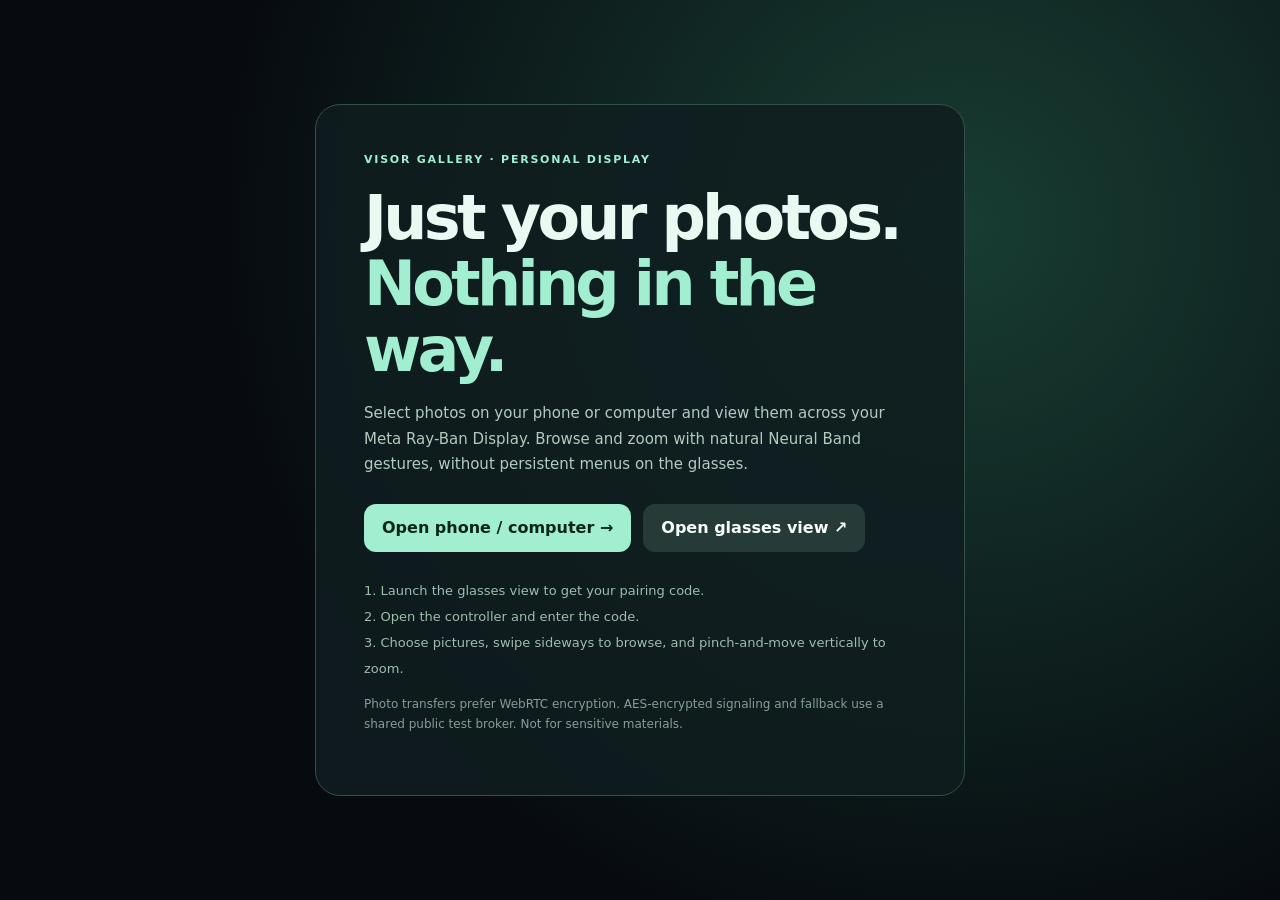
<file: index.html>
<!doctype html>
<html lang="en"><head>
<meta charset="utf-8"><meta name="viewport" content="width=device-width,initial-scale=1,viewport-fit=cover">
<meta name="theme-color" content="#070b10"><meta name="description" content="Visor Gallery: your photos on Meta Ray-Ban Display">
<title>Visor Gallery · Pictures for Meta Ray-Ban Display</title>
<link rel="icon" href="favicon.svg"><link rel="stylesheet" href="styles.css?v=photo3">
<style>
body{min-height:100dvh;display:grid;place-items:center;background:radial-gradient(circle at 75% 25%,#183d32,#070b10 63%)}
.welcome{max-width:650px;margin:20px;padding:clamp(24px,5vw,48px);border-radius:25px;background:#101d20dd;border:1px solid #335149}
.welcome h1{font-size:clamp(40px,6vw,62px);line-height:1.06;letter-spacing:-.06em;margin:19px 0}
.welcome h1 span{color:#a1efd0}.welcome p{color:#b3cbbc;line-height:1.7;font-size:15px}
.welcome .actions{display:flex;gap:12px;flex-wrap:wrap;margin:26px 0}
.welcome .actions a{display:inline-flex;align-items:center;justify-content:center;min-height:48px;padding:13px 18px;border-radius:12px;background:#a1efd0;color:#0b251b;font-weight:800}
.welcome .actions a:last-child{background:#263b38;color:#f8fff8}
.welcome .guide{font-size:13px;color:#9fbdab;line-height:2}
.welcome .disclaimer{font-size:12px;color:#879e94}
</style></head><body>
<main class="welcome">
<div class="eyebrow">VISOR GALLERY · PERSONAL DISPLAY</div>
<h1>Just your photos.<br><span>Nothing in the way.</span></h1>
<p>Select photos on your phone or computer and view them across your Meta Ray-Ban Display. Browse and zoom with natural Neural Band gestures, without persistent menus on the glasses.</p>
<div class="actions"><a href="phone.html">Open phone / computer →</a><a href="glasses.html">Open glasses view ↗</a></div>
<div class="guide">1. Launch the glasses view to get your pairing code.<br>
2. Open the controller and enter the code.<br>
3. Choose pictures, swipe sideways to browse, and pinch-and-move vertically to zoom.</div>
<p class="disclaimer">Photo transfers prefer WebRTC encryption. AES-encrypted signaling and fallback use a shared public test broker. Not for sensitive materials.</p>
</main></body></html>
</file>
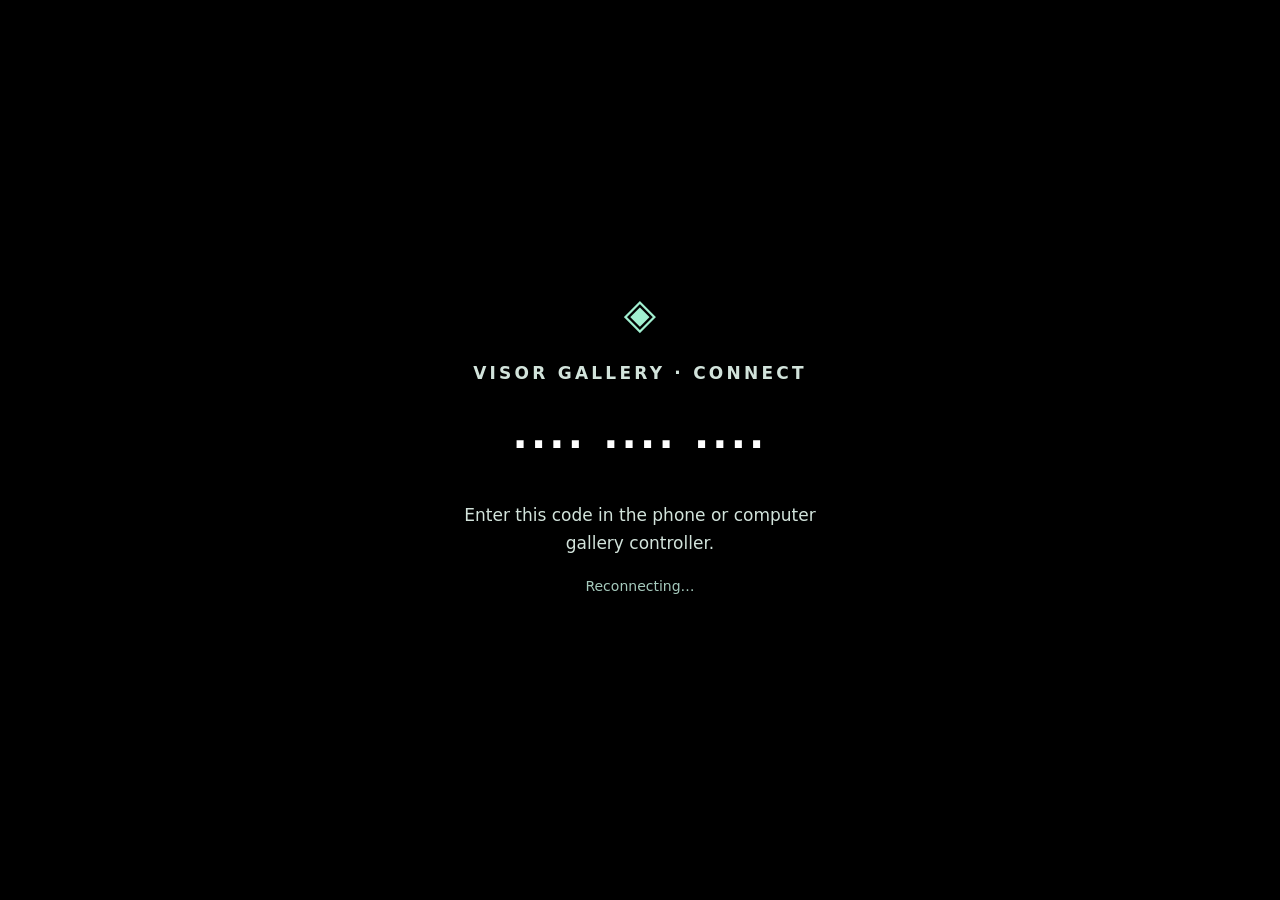
<file: glasses.html>
<!doctype html>
<html lang="en">
<head>
<meta charset="utf-8">
<meta name="viewport" content="width=device-width,initial-scale=1,viewport-fit=cover">
<meta name="mrbd-web-app-capable" content="yes">
<meta name="theme-color" content="#000000">
<meta name="description" content="Visor Gallery, distraction-free photos for Meta Ray-Ban Display">
<title>Visor Gallery · Glasses</title>
<link rel="icon" href="favicon.svg">
<link rel="stylesheet" href="styles.css?v=photo3">
</head>
<body class="glass-body">
<main class="glass-viewer" id="glass" tabindex="0" aria-label="Visor photo viewer">
  <img id="photo" class="glass-image" alt="Selected photo" draggable="false">
  <section id="pair-screen" class="glass-message" aria-live="polite">
    <span class="glass-symbol">◈</span>
    <p class="glass-eyebrow">VISOR GALLERY · CONNECT</p>
    <div class="pair-code" id="code">···· ···· ····</div>
    <p>Enter this code in the phone or computer gallery controller.</p>
    <p id="glass-status" class="glass-secondary">Connecting…</p>
  </section>
  <section id="waiting" class="glass-message hidden" aria-live="polite">
    <span class="glass-symbol">◈</span>
    <p class="glass-eyebrow">VISOR GALLERY</p>
    <p>Connected. Select a photo on your phone or computer.</p>
  </section>
  <p id="notice" class="glass-notice hidden" role="status" aria-live="polite"></p>
</main>
<script src="common.js?v=photo3"></script>
<script src="glasses.js?v=photo3"></script>
</body>
</html>
</file>
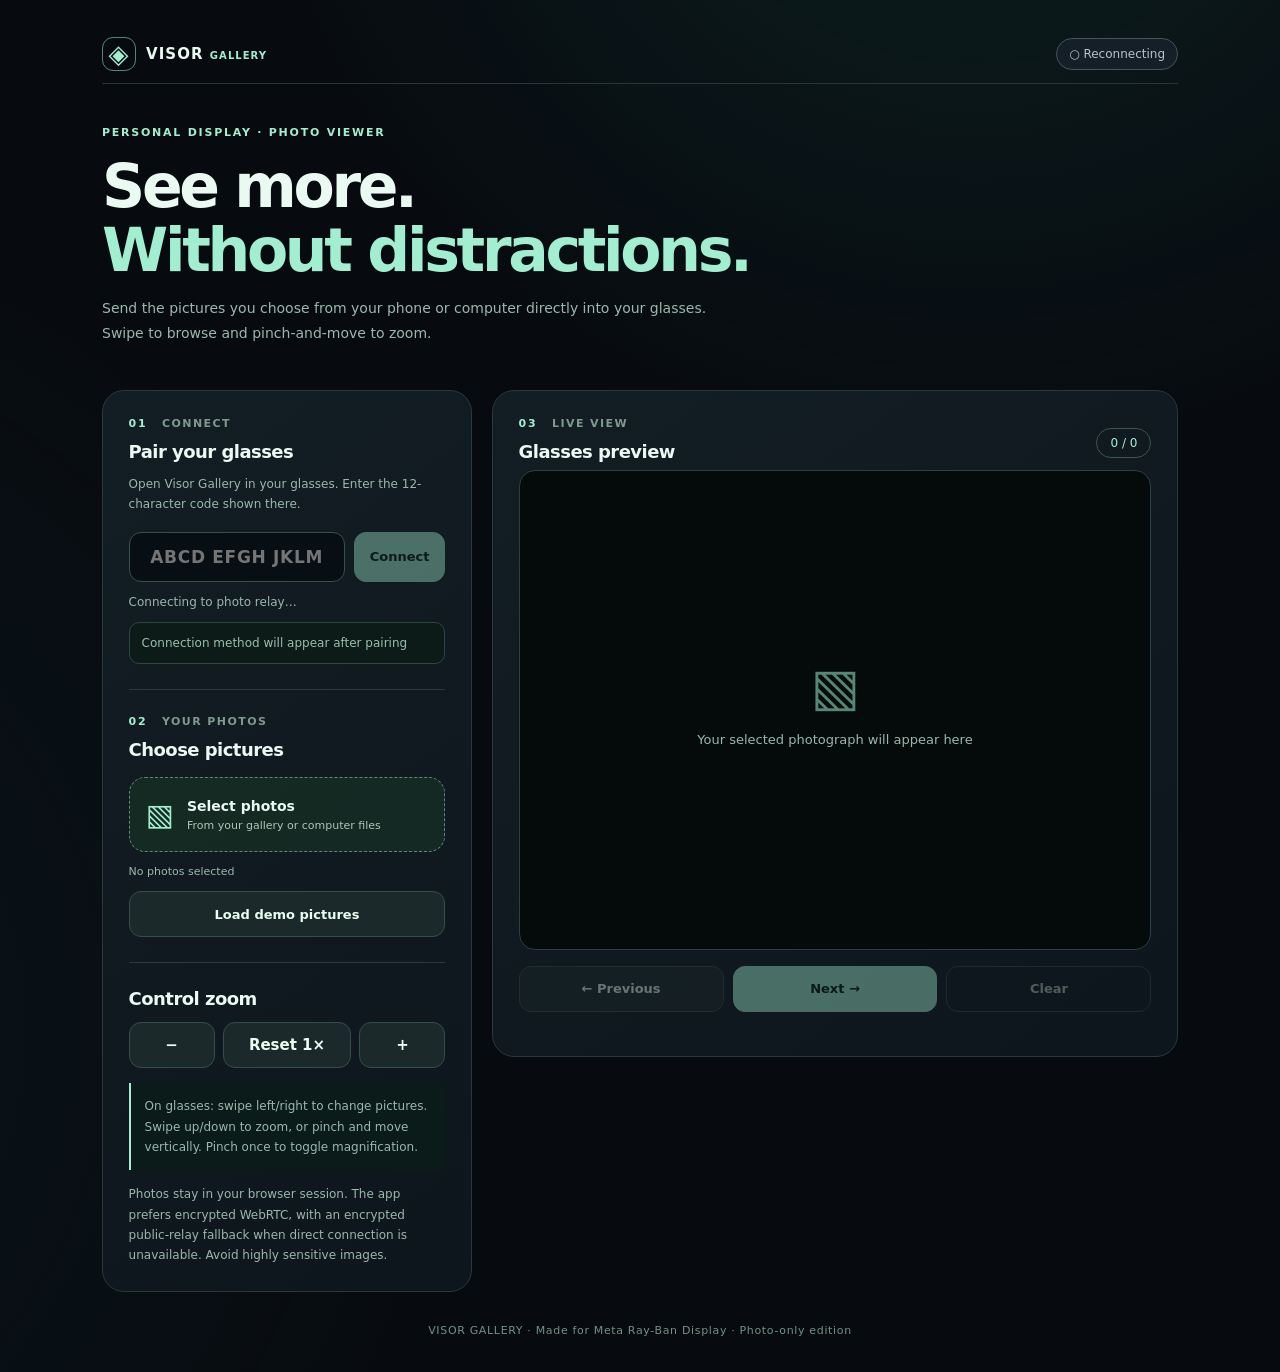
<file: phone.html>
<!doctype html>
<html lang="en"><head>
<meta charset="utf-8"><meta name="viewport" content="width=device-width,initial-scale=1,viewport-fit=cover">
<meta name="theme-color" content="#0a0e14"><meta name="description" content="Select and browse photos in your Meta Ray-Ban Display glasses">
<title>Visor Gallery · Phone & Computer</title><link rel="icon" href="favicon.svg">
<link rel="stylesheet" href="styles.css?v=photo3">
</head><body class="controller-body">
<main class="controller">
 <header class="control-header">
  <a class="logo" href="./" aria-label="Visor Gallery homepage"><span class="logo-emblem">◈</span><span>VISOR <small>GALLERY</small></span></a>
  <span id="status-pill" class="connection-tag">Connecting…</span>
 </header>
 <section class="control-intro">
  <div class="eyebrow">PERSONAL DISPLAY · PHOTO VIEWER</div>
  <h1>See more.<br><span>Without distractions.</span></h1>
  <p>Send the pictures you choose from your phone or computer directly into your glasses. Swipe to browse and pinch-and-move to zoom.</p>
 </section>
 <div class="control-columns">
  <section class="control-card side-panel">
   <div class="panel-number">01 <span>CONNECT</span></div>
   <h2>Pair your glasses</h2>
   <p>Open Visor Gallery in your glasses. Enter the 12-character code shown there.</p>
   <form id="pair-form" class="pair-form">
    <input id="pin" type="text" inputmode="text" maxlength="15" placeholder="ABCD EFGH JKLM" autocomplete="off" autocapitalize="characters" spellcheck="false" aria-label="Pairing code" required>
    <button id="pair-btn" type="submit" class="control-button primary">Connect</button>
   </form>
   <p id="pair-status" class="small-status" aria-live="polite">Waiting for connection…</p>
   <div id="transport" class="connection-method">Secure channel status appears after pairing</div>
   <div class="fine-line"></div>
   <div class="panel-number">02 <span>YOUR PHOTOS</span></div>
   <h2>Choose pictures</h2>
   <label class="file-drop">
    <span class="file-symbol">▧</span><span><b>Select photos</b><small>From your gallery or computer files</small></span>
    <input id="files" type="file" accept="image/*" multiple>
   </label>
   <div class="file-meta"><span id="count">No photos selected</span><span id="progress"></span></div>
   <button id="demo-btn" type="button" class="control-button secondary wide">Load demo pictures</button>
   <div class="fine-line"></div>
   <h2>Control zoom</h2>
   <div class="zoom-bar" role="group" aria-label="Zoom remote controls">
    <button id="zoom-out" type="button" class="control-button secondary">−</button>
    <button id="zoom-reset" type="button" class="control-button secondary">Reset 1×</button>
    <button id="zoom-in" type="button" class="control-button secondary">+</button>
   </div>
   <div class="control-tip">On glasses: swipe left/right to change pictures. Swipe up/down to zoom, or pinch and move vertically. Pinch once to toggle magnification.</div>
   <div class="privacy-tip">Photos stay in your browser session. The app prefers encrypted WebRTC, with an encrypted public-relay fallback when direct connection is unavailable. Avoid highly sensitive images.</div>
  </section>
  <section class="control-card gallery-panel">
   <div class="gallery-title"><div><div class="panel-number">03 <span>LIVE VIEW</span></div><h2>Glasses preview</h2></div><span id="counter" class="count-badge">0 / 0</span></div>
   <div id="now" class="preview"><div class="preview-empty"><span>▧</span><p>Your selected photograph will appear here</p></div></div>
   <div class="gallery-toolbar">
    <button id="prev" type="button" class="control-button secondary" disabled>← Previous</button>
    <button id="next" type="button" class="control-button primary" disabled>Next →</button>
    <button id="clear" type="button" class="control-button ghost" disabled>Clear</button>
   </div>
   <div id="toast" aria-live="polite"></div>
   <div id="grid" class="thumbnails" role="list" aria-label="Selected photos"></div>
  </section>
 </div>
 <footer class="control-footer">VISOR GALLERY · Made for Meta Ray-Ban Display · Photo-only edition</footer>
</main>
<script src="common.js?v=photo3"></script><script src="phone.js?v=photo3"></script>
</body></html>
</file>
<file: styles.css>
/* Visor Gallery · photo-only interface */
:root{
  color-scheme:dark;--bg:#070b10;--panel:#111a21;--panel2:#172329;--line:#29393c;
  --ink:#eaf9f2;--muted:#9cb7ac;--mint:#a1efd0;
  font-family:Inter,ui-sans-serif,system-ui,-apple-system,BlinkMacSystemFont,"Segoe UI",sans-serif;
}
*{box-sizing:border-box}
html,body{min-height:100%;margin:0;background:var(--bg);color:var(--ink)}
button,input{font:inherit}button{cursor:pointer}button:disabled{opacity:.4;cursor:not-allowed}
a{color:inherit;text-decoration:none}a:hover{text-decoration:underline}
button:focus-visible,input:focus-visible,a:focus-visible{outline:2px solid var(--mint);outline-offset:3px}
.hidden{display:none!important}

/* GLASSES: these rules must be in initial CSS.
   Opt-in to continuous Neural Band pinch-and-move Pointer Events.
   Do not introduce toolbars while an image is visible. */
html:has(.glass-body),body.glass-body{width:100%;height:100%;overflow:hidden;background:#000}
body.glass-body{height:100dvh;touch-action:none;overscroll-behavior:none;user-select:none;-webkit-user-select:none}
.glass-viewer:focus{outline:none}
.glass-viewer{position:relative;width:100%;height:100%;overflow:hidden;background:#000;touch-action:none}
.glass-image{position:absolute;inset:0;width:100%;height:100%;object-fit:contain;
  pointer-events:none;display:none;transform-origin:50% 50%;will-change:transform}
.glass-image.visible{display:block}
.glass-message{position:absolute;inset:0;display:flex;flex-direction:column;justify-content:center;align-items:center;
  text-align:center;padding:clamp(20px,5vw,36px);color:#f0fff8;background:#000}
.glass-symbol{font-size:42px;color:var(--mint);line-height:1;margin-bottom:15px}
.glass-eyebrow{font-size:14px;letter-spacing:.19em;text-transform:uppercase;font-weight:750;color:var(--mint)}
.glass-message p{max-width:390px;font-size:17px;line-height:1.65;color:#d2e3db;margin:9px 0}
.glass-message .glass-secondary{font-size:14px;color:#a5c9bc}
.pair-code{font-weight:850;font-size:clamp(28px,6vw,40px);letter-spacing:.08em;white-space:nowrap;
  margin:25px 0;color:#fff;font-variant-numeric:tabular-nums}
.glass-notice{position:absolute;z-index:4;top:14px;left:50%;transform:translateX(-50%);
  background:#1a2b26;border:1px solid #416453;color:#effff6;text-align:center;
  font-size:13px;line-height:1.4;border-radius:15px;padding:12px 18px;max-width:90%;pointer-events:none}

/* PHONE & DESKTOP */
.controller-body{min-height:100dvh;background:
  radial-gradient(circle at 76% -20%,#17413966 0%,transparent 38%),
  radial-gradient(circle at -30% 75%,#142d3155 0%,transparent 43%),var(--bg)}
.controller{max-width:1140px;margin:auto;padding:24px clamp(15px,3vw,32px) 35px}
.control-header{height:60px;display:flex;align-items:center;justify-content:space-between;gap:15px;
  border-bottom:1px solid #2a3636}
.logo{display:flex;gap:10px;align-items:center;font-size:15px;letter-spacing:.07em;font-weight:820}
.logo small{font-size:10px;color:var(--mint);font-weight:750}
.logo-emblem{width:34px;height:34px;display:grid;place-items:center;color:var(--mint);font-size:26px;
  border:1px solid #568574;border-radius:11px;line-height:1}
.connection-tag{padding:8px 12px;border:1px solid #455359;border-radius:50px;background:#151f28;
  color:#b3c4cd;font-size:12px;white-space:nowrap}
.connection-tag.connected{border-color:#4e806e;color:var(--mint);background:#142922}
.control-intro{padding:42px 0 31px}
.eyebrow,.panel-number{font-size:11px;letter-spacing:.16em;font-weight:800;color:var(--mint);text-transform:uppercase}
.control-intro h1{font-size:clamp(34px,4.8vw,60px);line-height:1.07;letter-spacing:-.055em;
  margin:15px 0 13px}
.control-intro h1 span{color:var(--mint)}
.control-intro>p{max-width:640px;font-size:14px;line-height:1.75;color:var(--muted)}
.control-columns{display:grid;grid-template-columns:minmax(300px,370px) minmax(0,1fr);gap:20px;align-items:start}
.control-card{background:linear-gradient(145deg,#131d24 0%,#0d161c 100%);
  border:1px solid var(--line);border-radius:22px;padding:clamp(17px,2vw,26px);min-width:0}
.control-card h2{font-size:18px;letter-spacing:-.03em;margin:11px 0 8px}
.control-card>p,.control-card .control-tip,.control-card .privacy-tip{font-size:12px;line-height:1.7;color:var(--muted)}
.panel-number span{color:#80998f;margin-left:9px;letter-spacing:.13em}
.pair-form{display:flex;gap:9px;margin-top:17px}
.pair-form input{flex:1;min-width:0;width:100%;background:#080f14;border:1px solid #38504b;
  border-radius:12px;padding:14px 11px;color:#f4fff8;text-align:center;letter-spacing:.04em;
  font-weight:730;font-size:clamp(12px,3vw,17px);text-transform:uppercase}
.control-button{border-radius:12px;border:1px solid #35574a;padding:13px 15px;font-size:13px;
  font-weight:740;min-height:46px;transition:background .13s ease}
.control-button.primary{color:#081a12;border-color:var(--mint);background:var(--mint)}
.control-button.primary:hover:not(:disabled){background:#c9ffe8}
.control-button.secondary{background:#1c292b;color:#eafff2;border-color:#344e49}
.control-button.secondary:hover:not(:disabled){background:#29443b}
.control-button.ghost{background:transparent;color:#b1c7ba;border-color:#364943}
.control-button.wide{width:100%}
.small-status,.connection-method{font-size:12px;color:#9abfac;line-height:1.5;margin:10px 0 0}
.connection-method{padding:11px 12px;border:1px solid #2c4740;border-radius:10px;background:#0c1b18}
.fine-line{height:1px;background:#283b38;margin:25px 0}
.file-drop{display:flex;align-items:center;gap:13px;border:1px dashed #608875;border-radius:16px;
  padding:19px 16px;margin:17px 0 11px;background:#163025bb;cursor:pointer}
.file-drop:hover{background:#214233}
.file-drop input{display:none}
.file-drop b{display:block;font-size:14px}
.file-drop small{display:block;color:#a9c8b6;font-size:11px;margin-top:5px}
.file-symbol{font-size:30px;color:var(--mint)}
.file-meta{display:flex;justify-content:space-between;align-items:center;font-size:11px;color:var(--muted);
  margin:13px 0;gap:10px}
.zoom-bar{display:grid;grid-template-columns:1fr 1.5fr 1fr;gap:8px;margin-top:13px}
.zoom-bar .control-button{font-size:15px}
.control-tip{margin-top:15px;padding:13px 14px;border-left:2px solid var(--mint);background:#0b1b19}
.privacy-tip{margin-top:14px}
.gallery-title{display:flex;justify-content:space-between;align-items:center;gap:12px}
.count-badge{border:1px solid #3b564a;border-radius:30px;padding:7px 13px;font-size:12px;color:var(--mint)}
.preview{width:100%;min-height:320px;height:min(480px,47vw);display:flex;justify-content:center;align-items:center;
  overflow:hidden;border:1px solid #2c4040;border-radius:16px;background:#050a0b}
.preview img{width:100%;height:100%;object-fit:contain}
.preview-empty{padding:25px;text-align:center;color:#9ab9aa}
.preview-empty span{font-size:52px;color:#568674}
.preview-empty p{font-size:13px;line-height:1.5}
.gallery-toolbar{display:flex;gap:9px;margin-top:16px;flex-wrap:wrap}
.gallery-toolbar button{flex:1}
.control-alert{padding:13px 15px;background:#19362b;border:1px solid #416b54;
  border-radius:11px;color:#dbfbe9;font-size:12px;line-height:1.5;margin-top:16px}
.control-alert.error{background:#352424;border-color:#744141;color:#ffcece}
.thumbnails{display:grid;grid-template-columns:repeat(4,minmax(0,1fr));gap:9px;margin-top:18px}
.thumb{position:relative;aspect-ratio:1;border:2px solid transparent;border-radius:13px;
  background:#0b161a;padding:0;overflow:hidden;min-width:0}
.thumb.selected{border-color:var(--mint)}
.thumb img{width:100%;height:100%;object-fit:cover}
.thumb span{position:absolute;bottom:6px;left:6px;padding:3px 7px;border-radius:6px;
  background:#06100cbb;color:#f6fff8;font-size:10px}
.control-footer{text-align:center;color:#719184;font-size:11px;letter-spacing:.06em;margin-top:32px}
@media(max-width:760px){
  .controller{padding:12px 14px 24px}
  .control-intro{padding:30px 0 20px}
  .control-columns{grid-template-columns:1fr}
  .control-card{padding:19px}
  .preview{height:300px;min-height:260px}
  .thumbnails{grid-template-columns:repeat(4,minmax(0,1fr))}
}
@media(max-width:380px){.gallery-toolbar .control-button{padding:11px 7px}.pair-form .control-button{padding:11px 9px}}
@media(prefers-reduced-motion:reduce){*{transition:none!important}}
</file>
